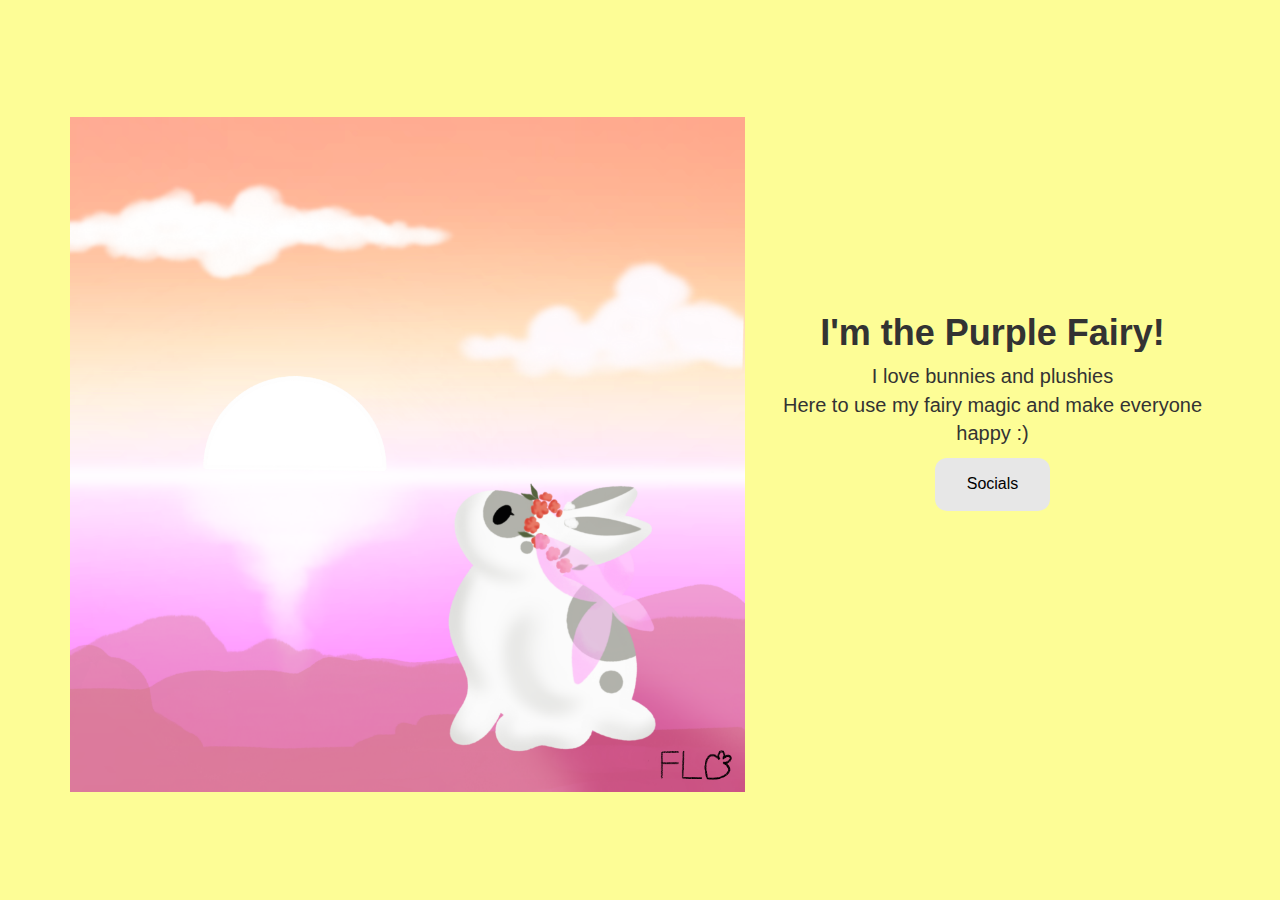
<file: index.html>
<!DOCTYPE html>
<html lang="en">
<!-- MADE BY EDITING RABBIT TEMPLATE FROM  https://github.com/technext/rabbit -->

<head>
    <meta charset="utf-8">
    <meta name="viewport" content="width=device-width, initial-scale=1">

    <title>Purple Fairy</title>
    <link rel="icon" type="image/icon" href="assets/images/favicon.jpg">

    <link rel="stylesheet" type="text/css" href="">
    <link href="assets/css/bootstrap.min.css" rel="stylesheet">
    <link href="assets/css/main.css" rel="stylesheet">

</head>

<body>
    <div id="index">
        <div class="container main">
            <div class="row home">
                <div id="" class="imagecontainer">
                    <img class="imgagefeesh" src="assets/images/bunny.jpg">
                </div>
                <div id="index_right" class="col-md-6 text-center right info">
                    <div class="header">
                        <h1>I'm the Purple Fairy!</h1>
                    </div>
                    <p class="home-description">
                        I love bunnies and plushies
                        </br>
                        Here to use my fairy magic and make everyone happy :)
                    </p>
                    <div class="social">
                        <a href="https://linktr.ee/purplefairy4444">
                            <div class="linktree">
                                Socials
                            </div>
                        </a>
                    </div>
                </div>
            </div>


        </div>
    </div>
</body>

</html>
</file>
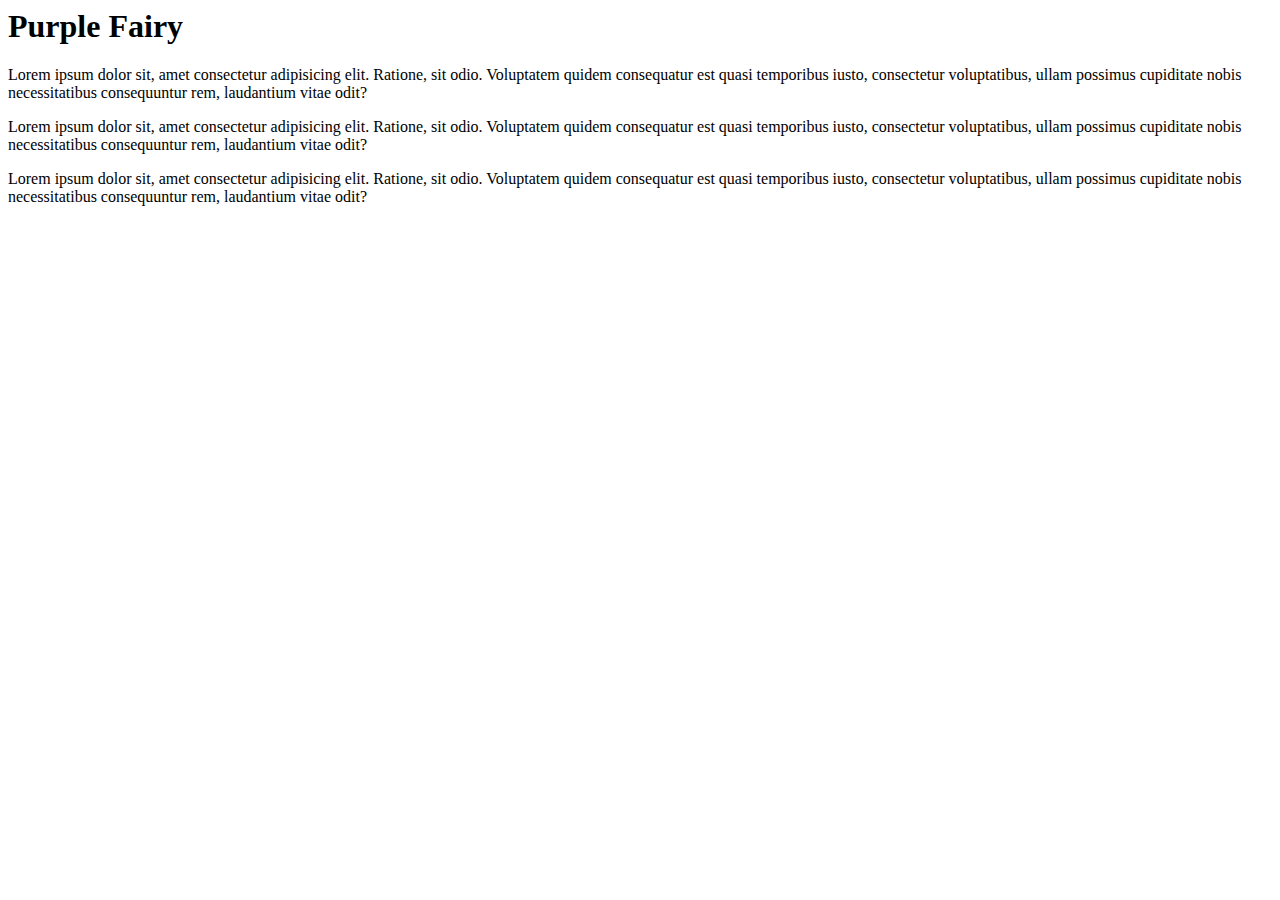
<file: src/index.html>
<html lang="en">
<head>
    <meta charset="UTF-8">
    <meta name="viewport" content="width=device-width, initial-scale=1.0">
    <title>Purple Fairy</title>
    
</head>
<body>
    <h1>Purple Fairy</h1>
    <p>Lorem ipsum dolor sit, amet consectetur adipisicing elit. Ratione, sit odio. Voluptatem quidem consequatur est quasi temporibus iusto, consectetur voluptatibus, ullam possimus cupiditate nobis necessitatibus consequuntur rem, laudantium vitae odit?</p>
    <p>Lorem ipsum dolor sit, amet consectetur adipisicing elit. Ratione, sit odio. Voluptatem quidem consequatur est quasi temporibus iusto, consectetur voluptatibus, ullam possimus cupiditate nobis necessitatibus consequuntur rem, laudantium vitae odit?</p>
    <p>Lorem ipsum dolor sit, amet consectetur adipisicing elit. Ratione, sit odio. Voluptatem quidem consequatur est quasi temporibus iusto, consectetur voluptatibus, ullam possimus cupiditate nobis necessitatibus consequuntur rem, laudantium vitae odit?</p>
</body>
</html>
</file>
<file: assets/css/main.css>
body {
	background-color: #fdfd96;
}

.main{
	display: flex;
  align-items: center;
}

.imagecontainer{
	min-height: 1px;
  padding-right: 15px;
  padding-left: 15px;
  max-height: fit-content;
  margin-top: 10%;
}

.home {
	display: flex;
	flex-direction: row;
	justify-content: space-between;
}

p, h1{
	overflow: hidden;
}

.imgagefeesh {
	max-height: 75vh;
}

.info{
	display: flex;
	flex-direction: column;
	justify-content: space-around;
	margin-top: 25%;
	margin-bottom: 25%;
}

.home-description{
	font-size: 20px;
	font-family:'Trebuchet MS', 'Lucida Sans Unicode', 'Lucida Grande', 'Lucida Sans', Arial, sans-serif;
}

h1{
	font-weight: bold;
	font-family:'Trebuchet MS', 'Lucida Sans Unicode', 'Lucida Grande', 'Lucida Sans', Arial, sans-serif;
}

.linktree {
	border: none;
	background-color: #e7e7e7;
	display: flex;
	color: black;
	padding: 15px 32px;
	text-align: center;
	justify-content: center;
	align-items: center;
	text-decoration: none;
	display: inline-block;
	border-radius: 12px;
	font-size: 16px;
	cursor: pointer;
}


@media only screen and (max-width: 600px) {
	.home {
		display: flex;
		flex-direction: column;
	}

	.body, .info, .imgagefeesh{
		max-width: 100%;
		height: auto;
		display: flex;
		align-self: center;
		justify-content: center;
		margin-left: 0%;
	}

  }
</file>
